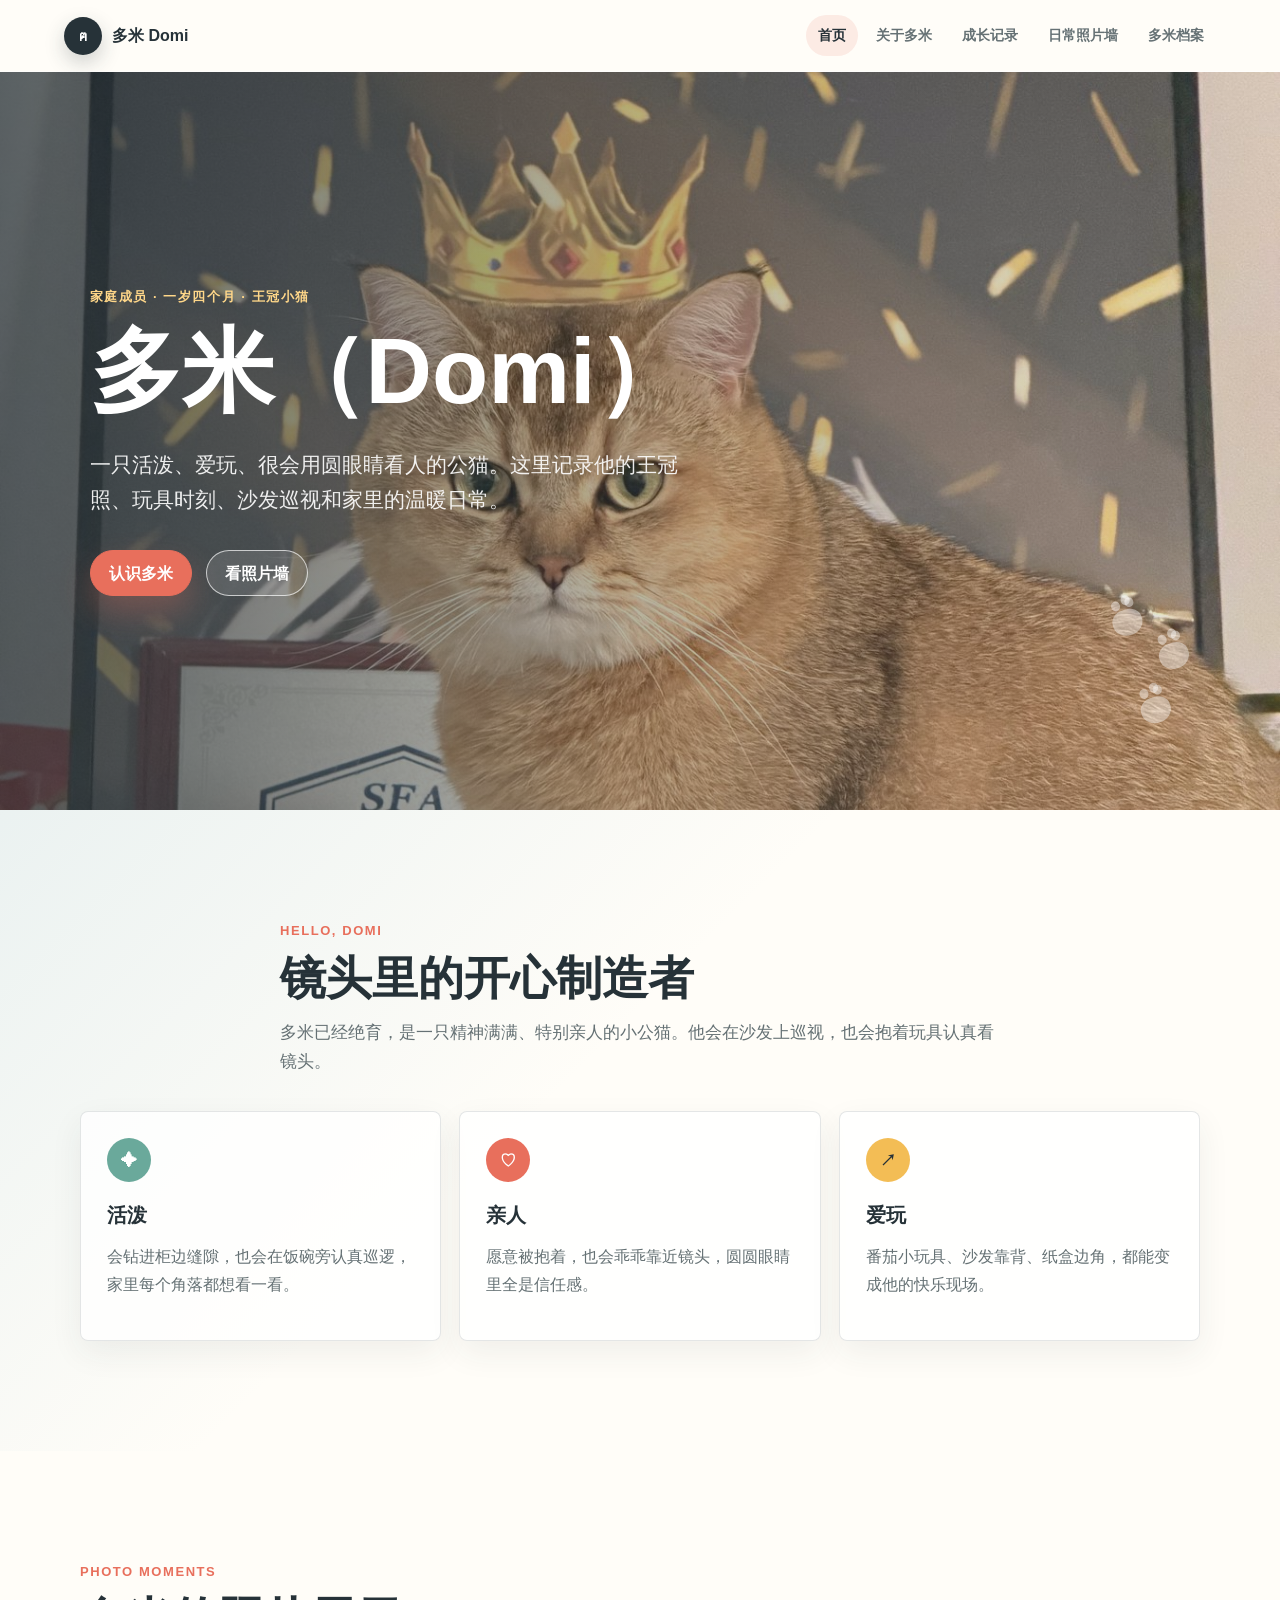
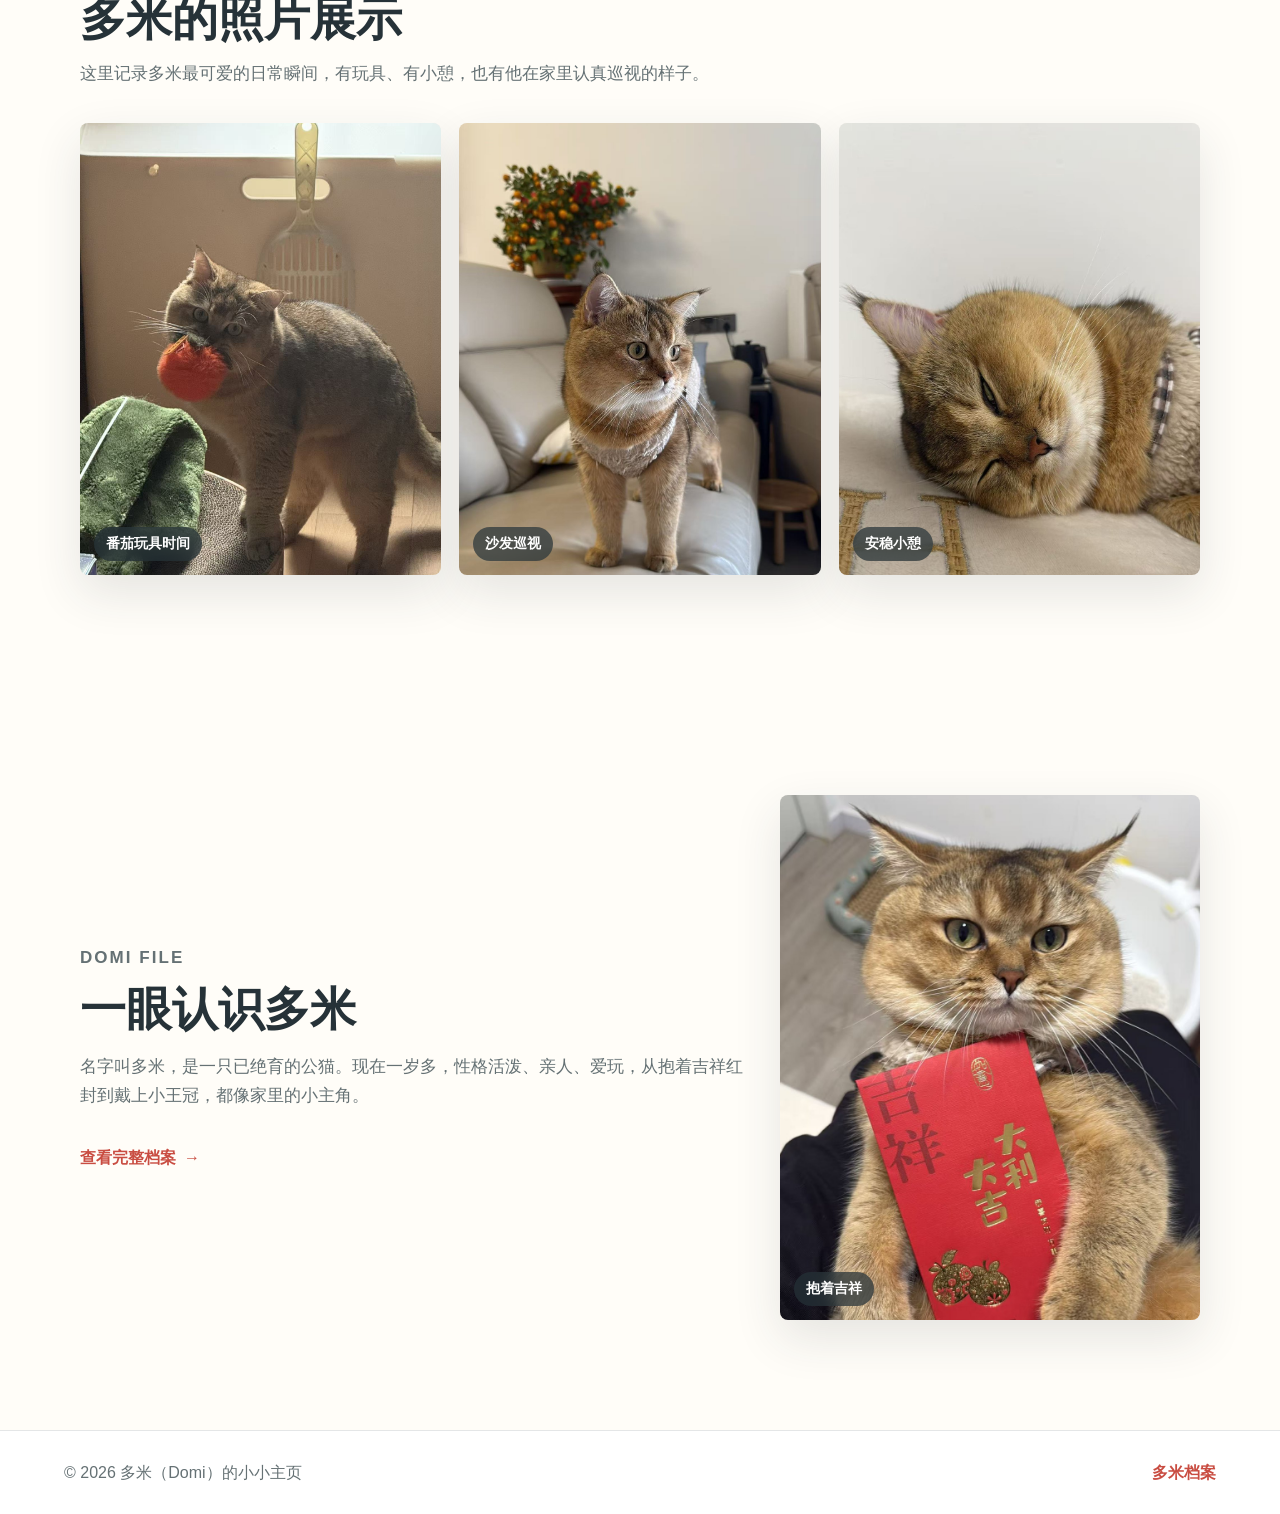
<file: index.html>
<!DOCTYPE html>
<html lang="zh-CN">
<head>
  <meta charset="UTF-8">
  <meta name="viewport" content="width=device-width, initial-scale=1.0">
  <title>多米（Domi）| 首页</title>
  <meta name="description" content="多米是一只活泼、亲人、爱玩的一岁多公猫，也是家里的重要家庭成员。">
  <meta name="theme-color" content="#f07f5a">
  <meta name="apple-mobile-web-app-capable" content="yes">
  <meta name="apple-mobile-web-app-title" content="多米">
  <meta name="apple-mobile-web-app-status-bar-style" content="default">
  <link rel="manifest" href="manifest.webmanifest">
  <link rel="apple-touch-icon" href="assets/icons/apple-touch-icon.png">
  <link rel="stylesheet" href="css/styles.css">
</head>
<body>
  <header class="site-header">
    <a class="brand" href="index.html" aria-label="多米首页">
      <span class="brand-mark" aria-hidden="true">ฅ</span>
      <span>多米 Domi</span>
    </a>
    <button class="nav-toggle" type="button" aria-label="打开导航" aria-expanded="false">
      <span></span>
      <span></span>
      <span></span>
    </button>
    <nav class="site-nav" aria-label="主导航">
      <a href="index.html" aria-current="page">首页</a>
      <a href="about.html">关于多米</a>
      <a href="timeline.html">成长记录</a>
      <a href="gallery.html">日常照片墙</a>
      <a href="profile.html">多米档案</a>
    </nav>
  </header>

  <main>
    <section class="hero">
      <img class="hero-image" src="assets/photos/domi-crown.jpg" alt="多米戴着小王冠的照片">
      <div class="hero-shade"></div>
      <div class="hero-content reveal">
        <p class="eyebrow">家庭成员 · 一岁四个月 · 王冠小猫</p>
        <h1>多米（Domi）</h1>
        <p class="hero-copy">一只活泼、爱玩、很会用圆眼睛看人的公猫。这里记录他的王冠照、玩具时刻、沙发巡视和家里的温暖日常。</p>
        <div class="hero-actions">
          <a class="button primary" href="about.html">认识多米</a>
          <a class="button ghost" href="gallery.html">看照片墙</a>
        </div>
      </div>
      <div class="paw-trail" aria-hidden="true">
        <span></span><span></span><span></span>
      </div>
    </section>

    <section class="section intro-band">
      <div class="section-heading reveal">
        <p class="eyebrow">Hello, Domi</p>
        <h2>镜头里的开心制造者</h2>
        <p>多米已经绝育，是一只精神满满、特别亲人的小公猫。他会在沙发上巡视，也会抱着玩具认真看镜头。</p>
      </div>
      <div class="trait-grid">
        <article class="trait-card reveal">
          <span class="trait-icon" aria-hidden="true">✦</span>
          <h3>活泼</h3>
          <p>会钻进柜边缝隙，也会在饭碗旁认真巡逻，家里每个角落都想看一看。</p>
        </article>
        <article class="trait-card reveal">
          <span class="trait-icon" aria-hidden="true">♡</span>
          <h3>亲人</h3>
          <p>愿意被抱着，也会乖乖靠近镜头，圆圆眼睛里全是信任感。</p>
        </article>
        <article class="trait-card reveal">
          <span class="trait-icon" aria-hidden="true">↗</span>
          <h3>爱玩</h3>
          <p>番茄小玩具、沙发靠背、纸盒边角，都能变成他的快乐现场。</p>
        </article>
      </div>
    </section>

    <section class="section photo-preview">
      <div class="section-heading reveal">
        <p class="eyebrow">Photo Moments</p>
        <h2>多米的照片展示</h2>
        <p>这里记录多米最可爱的日常瞬间，有玩具、有小憩，也有他在家里认真巡视的样子。</p>
      </div>
      <div class="photo-strip">
        <figure class="photo-card reveal">
          <img class="focus-center" src="assets/photos/domi-toy.jpg" alt="多米叼着番茄玩具" loading="lazy">
          <figcaption>番茄玩具时间</figcaption>
        </figure>
        <figure class="photo-card reveal">
          <img class="focus-upper" src="assets/photos/domi-sofa.jpg" alt="多米站在沙发上巡视家里" loading="lazy">
          <figcaption>沙发巡视</figcaption>
        </figure>
        <figure class="photo-card reveal">
          <img class="focus-upper" src="assets/photos/domi-nap.jpg" alt="多米侧躺睡觉" loading="lazy">
          <figcaption>安稳小憩</figcaption>
        </figure>
      </div>
    </section>

    <section class="section split-section">
      <div class="copy-panel reveal">
        <p class="eyebrow">Domi File</p>
        <h2>一眼认识多米</h2>
        <p>名字叫多米，是一只已绝育的公猫。现在一岁多，性格活泼、亲人、爱玩，从抱着吉祥红封到戴上小王冠，都像家里的小主角。</p>
        <a class="text-link" href="profile.html">查看完整档案</a>
      </div>
      <figure class="feature-photo home-feature-photo reveal">
        <img class="focus-upper" src="assets/photos/domi-goodluck.jpg" alt="多米抱着写有吉祥的红色封套" loading="lazy">
        <figcaption>抱着吉祥</figcaption>
      </figure>
    </section>
  </main>

  <footer class="site-footer">
    <p>© 2026 多米（Domi）的小小主页</p>
    <a href="profile.html">多米档案</a>
  </footer>

  <script src="js/main.js"></script>
</body>
</html>
</file>
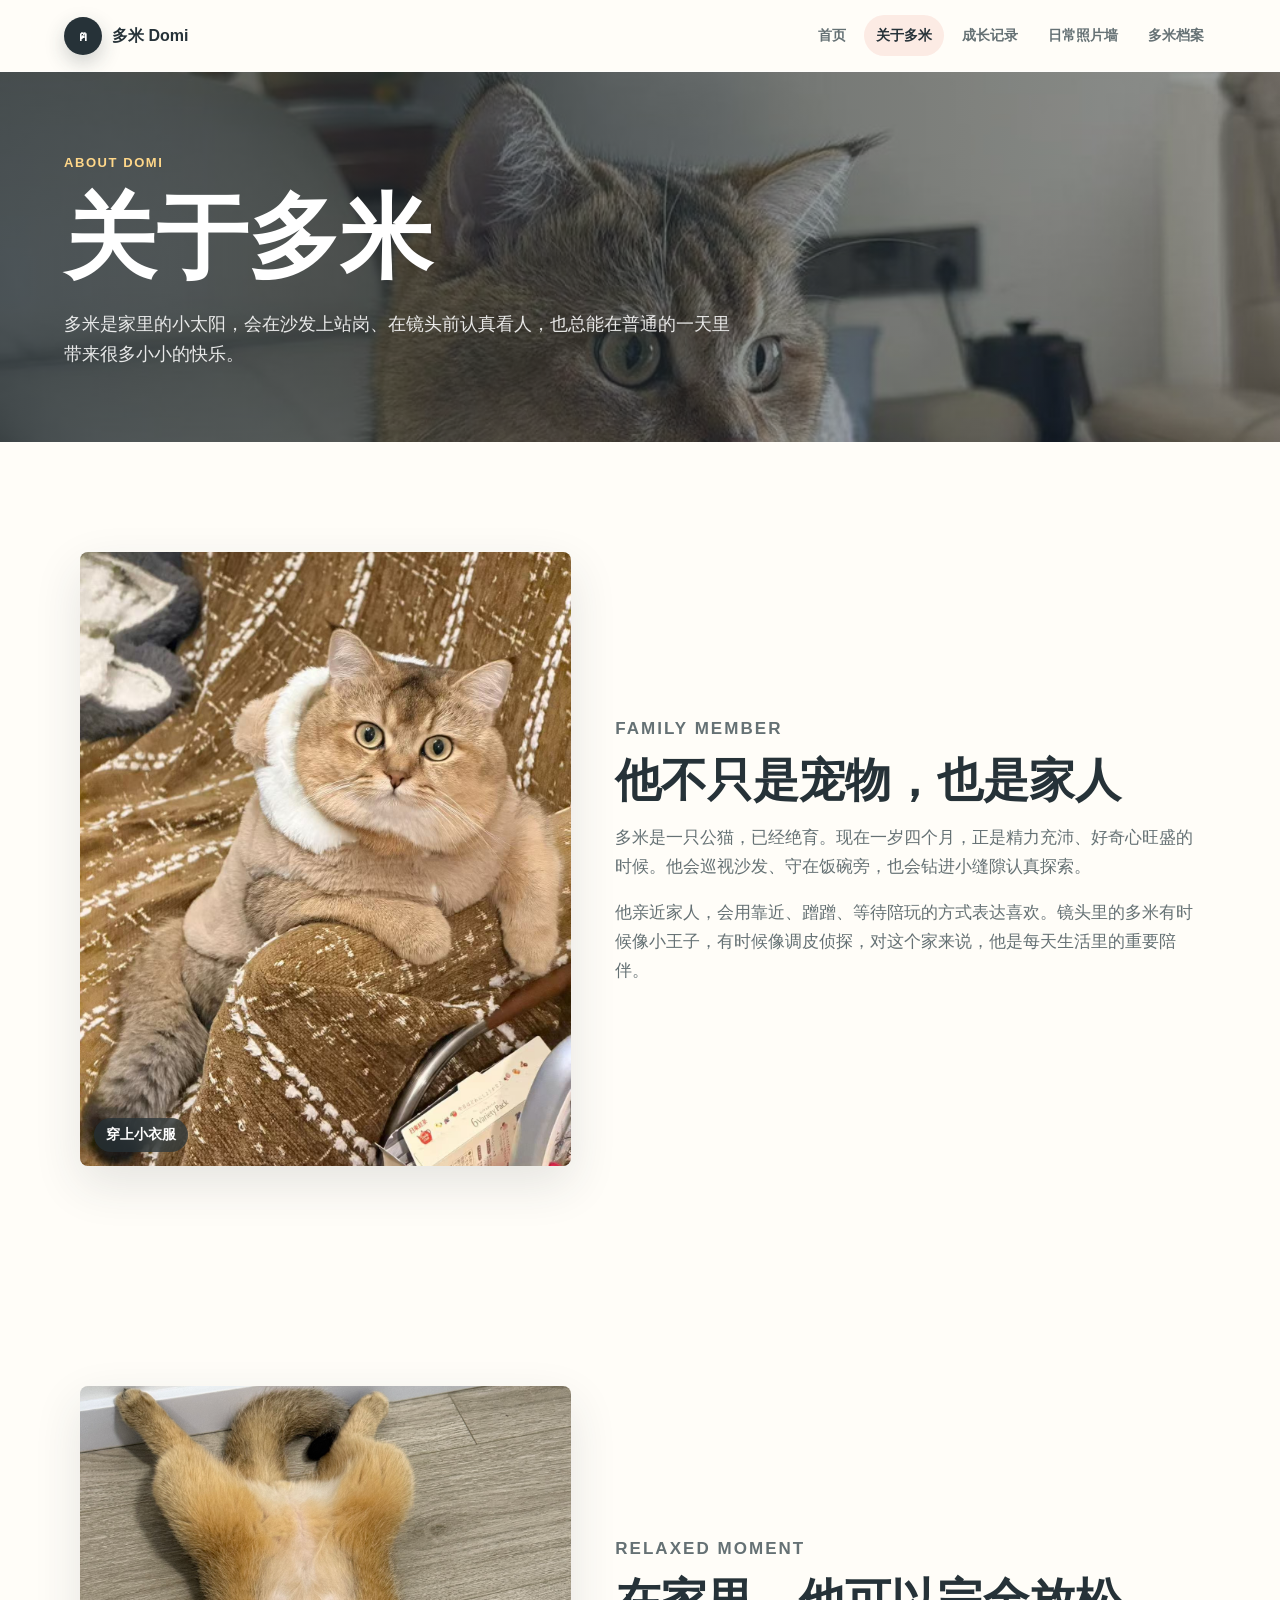
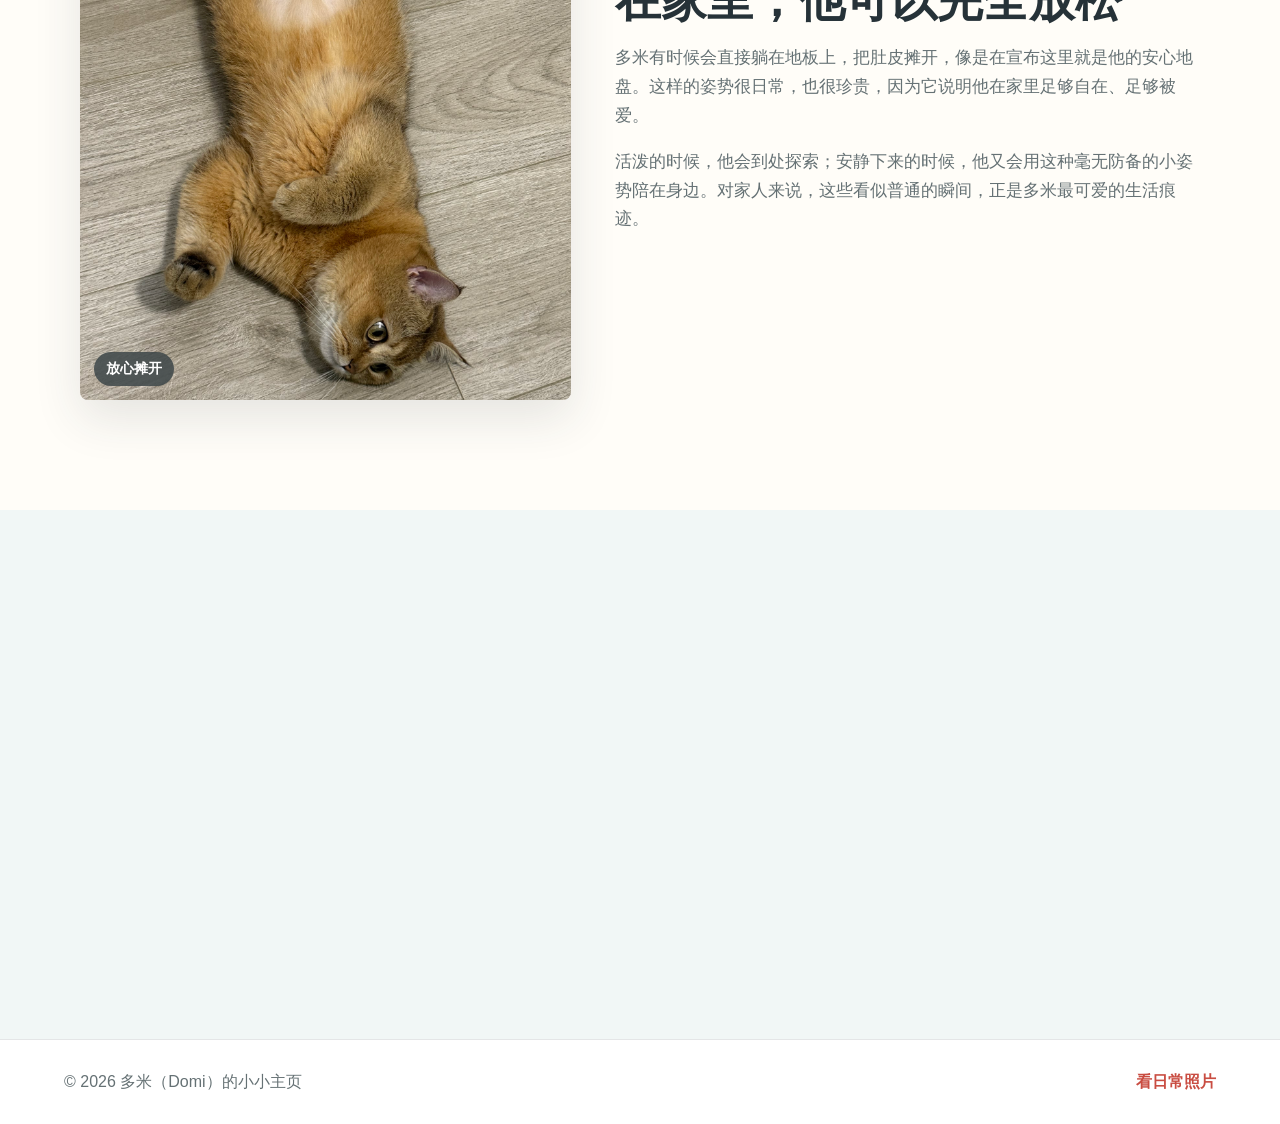
<file: about.html>
<!DOCTYPE html>
<html lang="zh-CN">
<head>
  <meta charset="UTF-8">
  <meta name="viewport" content="width=device-width, initial-scale=1.0">
  <title>关于多米 | 多米（Domi）</title>
  <meta name="description" content="认识多米：一只活泼、亲人、喜欢玩耍的家庭小猫。">
  <meta name="theme-color" content="#f07f5a">
  <meta name="apple-mobile-web-app-capable" content="yes">
  <meta name="apple-mobile-web-app-title" content="多米">
  <meta name="apple-mobile-web-app-status-bar-style" content="default">
  <link rel="manifest" href="manifest.webmanifest">
  <link rel="apple-touch-icon" href="assets/icons/apple-touch-icon.png">
  <link rel="stylesheet" href="css/styles.css">
</head>
<body>
  <header class="site-header">
    <a class="brand" href="index.html" aria-label="多米首页">
      <span class="brand-mark" aria-hidden="true">ฅ</span>
      <span>多米 Domi</span>
    </a>
    <button class="nav-toggle" type="button" aria-label="打开导航" aria-expanded="false">
      <span></span><span></span><span></span>
    </button>
    <nav class="site-nav" aria-label="主导航">
      <a href="index.html">首页</a>
      <a href="about.html" aria-current="page">关于多米</a>
      <a href="timeline.html">成长记录</a>
      <a href="gallery.html">日常照片墙</a>
      <a href="profile.html">多米档案</a>
    </nav>
  </header>

  <main>
    <section class="page-hero about-hero">
      <div class="page-hero-copy reveal">
        <p class="eyebrow">About Domi</p>
        <h1>关于多米</h1>
        <p>多米是家里的小太阳，会在沙发上站岗、在镜头前认真看人，也总能在普通的一天里带来很多小小的快乐。</p>
      </div>
    </section>

    <section class="section about-layout">
      <figure class="feature-photo reveal">
        <img class="focus-upper" src="assets/photos/domi-outfit.jpg" alt="多米穿着小衣服坐在椅子上" loading="lazy">
        <figcaption>穿上小衣服</figcaption>
      </figure>
      <div class="about-copy reveal">
        <p class="eyebrow">Family Member</p>
        <h2>他不只是宠物，也是家人</h2>
        <p>多米是一只公猫，已经绝育。现在一岁四个月，正是精力充沛、好奇心旺盛的时候。他会巡视沙发、守在饭碗旁，也会钻进小缝隙认真探索。</p>
        <p>他亲近家人，会用靠近、蹭蹭、等待陪玩的方式表达喜欢。镜头里的多米有时候像小王子，有时候像调皮侦探，对这个家来说，他是每天生活里的重要陪伴。</p>
      </div>
    </section>

    <section class="section about-layout">
      <figure class="feature-photo reveal">
        <img class="focus-center" src="assets/photos/domi-stretch.jpg" alt="多米躺在地板上露出肚皮" loading="lazy">
        <figcaption>放心摊开</figcaption>
      </figure>
      <div class="about-copy reveal">
        <p class="eyebrow">Relaxed Moment</p>
        <h2>在家里，他可以完全放松</h2>
        <p>多米有时候会直接躺在地板上，把肚皮摊开，像是在宣布这里就是他的安心地盘。这样的姿势很日常，也很珍贵，因为它说明他在家里足够自在、足够被爱。</p>
        <p>活泼的时候，他会到处探索；安静下来的时候，他又会用这种毫无防备的小姿势陪在身边。对家人来说，这些看似普通的瞬间，正是多米最可爱的生活痕迹。</p>
      </div>
    </section>

    <section class="section detail-band">
      <div class="section-heading reveal">
        <p class="eyebrow">Personality</p>
        <h2>多米的性格关键词</h2>
      </div>
      <div class="masonry-notes">
        <article class="note reveal">
          <h3>活泼</h3>
          <p>会叼起番茄玩具，也会突然钻进角落，探索欲一直在线。</p>
        </article>
        <article class="note reveal">
          <h3>亲人</h3>
          <p>可以被抱着拍“吉祥”照，也会用圆眼睛认真回应家人的关注。</p>
        </article>
        <article class="note reveal">
          <h3>爱玩</h3>
          <p>玩具、沙发、猫抓板和家里的每个小角落，都能成为他的快乐来源。</p>
        </article>
        <article class="note reveal">
          <h3>被爱着</h3>
          <p>多米是家里的成员，他的每一次成长和日常都值得被认真记录。</p>
        </article>
      </div>
    </section>
  </main>

  <footer class="site-footer">
    <p>© 2026 多米（Domi）的小小主页</p>
    <a href="gallery.html">看日常照片</a>
  </footer>

  <script src="js/main.js"></script>
</body>
</html>
</file>
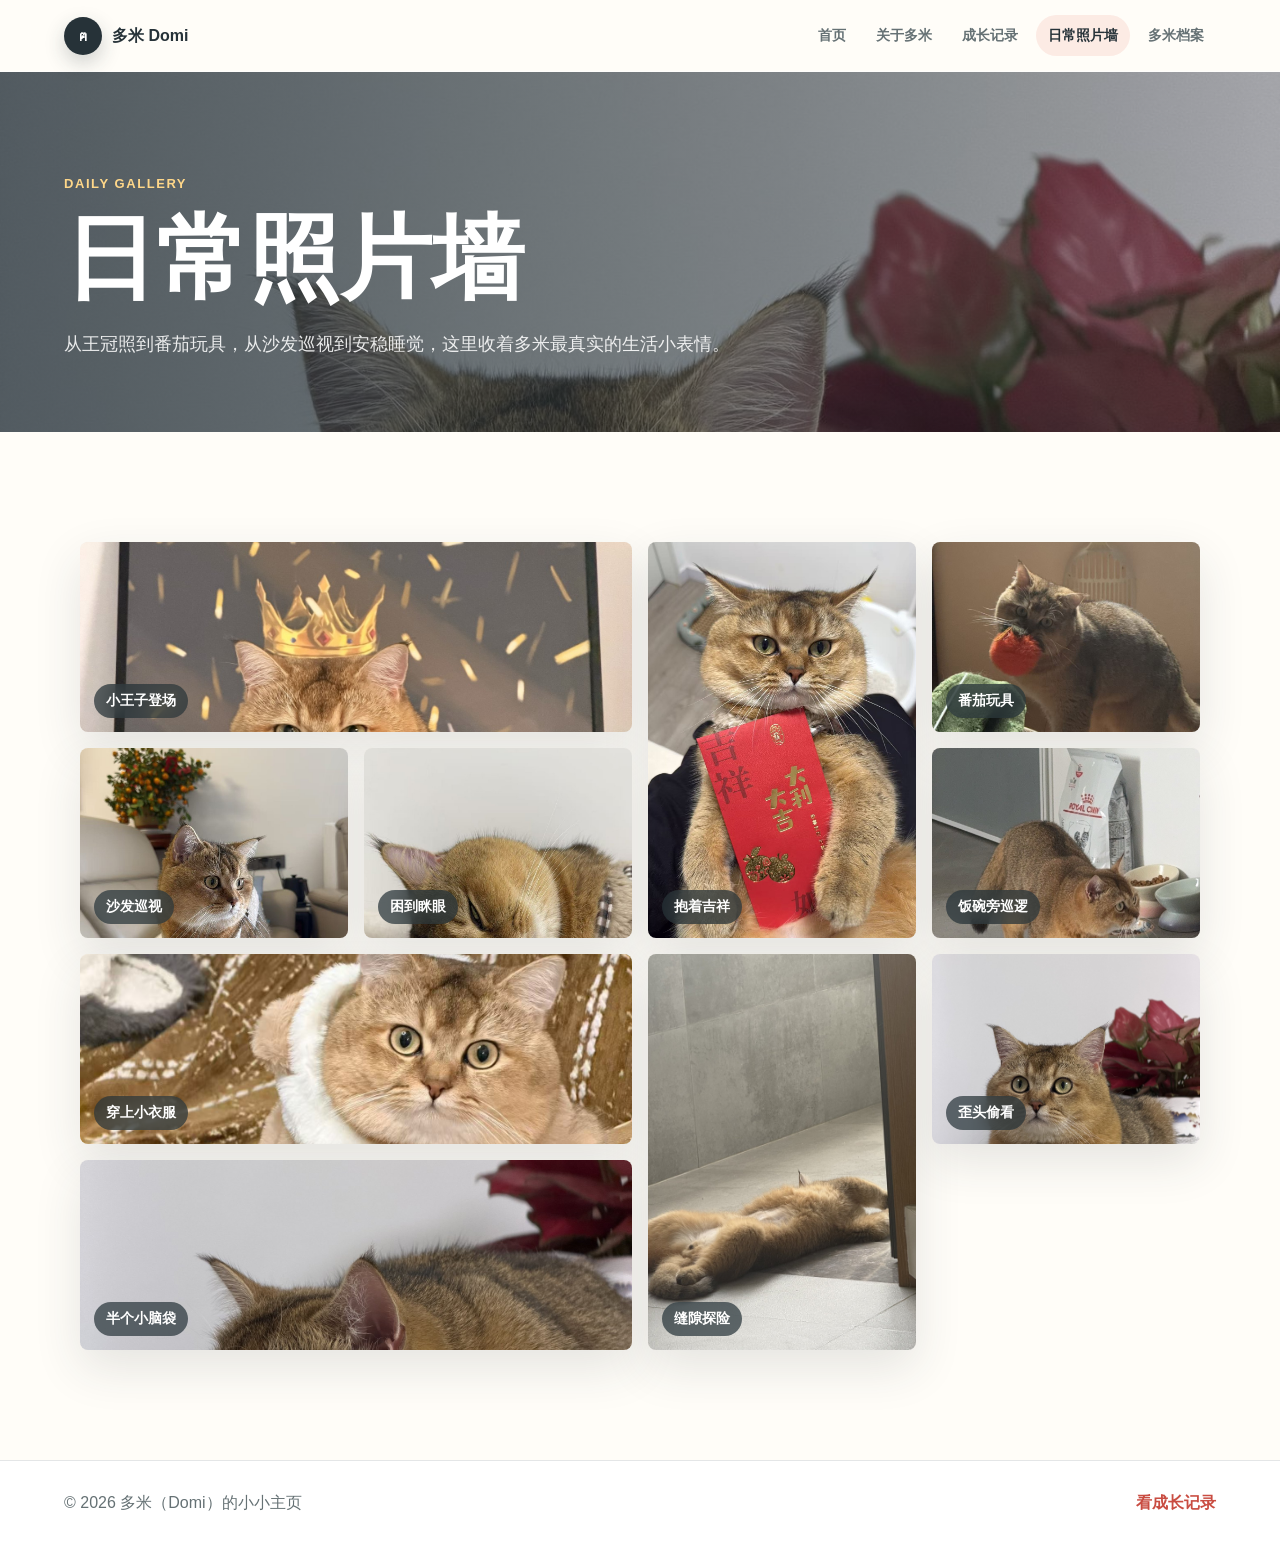
<file: gallery.html>
<!DOCTYPE html>
<html lang="zh-CN">
<head>
  <meta charset="UTF-8">
  <meta name="viewport" content="width=device-width, initial-scale=1.0">
  <title>日常照片墙 | 多米（Domi）</title>
  <meta name="description" content="多米的日常照片墙，展示玩耍、巡视、休息和陪伴瞬间。">
  <meta name="theme-color" content="#f07f5a">
  <meta name="apple-mobile-web-app-capable" content="yes">
  <meta name="apple-mobile-web-app-title" content="多米">
  <meta name="apple-mobile-web-app-status-bar-style" content="default">
  <link rel="manifest" href="manifest.webmanifest">
  <link rel="apple-touch-icon" href="assets/icons/apple-touch-icon.png">
  <link rel="stylesheet" href="css/styles.css">
</head>
<body>
  <header class="site-header">
    <a class="brand" href="index.html" aria-label="多米首页">
      <span class="brand-mark" aria-hidden="true">ฅ</span>
      <span>多米 Domi</span>
    </a>
    <button class="nav-toggle" type="button" aria-label="打开导航" aria-expanded="false">
      <span></span><span></span><span></span>
    </button>
    <nav class="site-nav" aria-label="主导航">
      <a href="index.html">首页</a>
      <a href="about.html">关于多米</a>
      <a href="timeline.html">成长记录</a>
      <a href="gallery.html" aria-current="page">日常照片墙</a>
      <a href="profile.html">多米档案</a>
    </nav>
  </header>

  <main>
    <section class="page-hero gallery-hero">
      <div class="page-hero-copy reveal">
        <p class="eyebrow">Daily Gallery</p>
        <h1>日常照片墙</h1>
        <p>从王冠照到番茄玩具，从沙发巡视到安稳睡觉，这里收着多米最真实的生活小表情。</p>
      </div>
    </section>

    <section class="section gallery-section">
      <div class="gallery-grid">
        <figure class="gallery-item wide reveal">
          <img class="focus-upper" src="assets/photos/domi-crown.jpg" alt="多米戴着小王冠坐在柜前" loading="lazy">
          <figcaption>小王子登场</figcaption>
        </figure>
        <figure class="gallery-item tall reveal">
          <img class="focus-upper" src="assets/photos/domi-goodluck.jpg" alt="多米抱着红色吉祥封套" loading="lazy">
          <figcaption>抱着吉祥</figcaption>
        </figure>
        <figure class="gallery-item reveal">
          <img class="focus-center" src="assets/photos/domi-toy.jpg" alt="多米叼着番茄玩具" loading="lazy">
          <figcaption>番茄玩具</figcaption>
        </figure>
        <figure class="gallery-item reveal">
          <img class="focus-upper" src="assets/photos/domi-sofa.jpg" alt="多米站在白色沙发上" loading="lazy">
          <figcaption>沙发巡视</figcaption>
        </figure>
        <figure class="gallery-item wide reveal">
          <img class="focus-upper" src="assets/photos/domi-outfit.jpg" alt="多米穿着小衣服坐在椅子上" loading="lazy">
          <figcaption>穿上小衣服</figcaption>
        </figure>
        <figure class="gallery-item reveal">
          <img class="focus-upper" src="assets/photos/domi-nap.jpg" alt="多米侧躺睡觉" loading="lazy">
          <figcaption>困到眯眼</figcaption>
        </figure>
        <figure class="gallery-item reveal">
          <img class="focus-center" src="assets/photos/domi-mealtime.jpg" alt="多米在饭碗旁边走动" loading="lazy">
          <figcaption>饭碗旁巡逻</figcaption>
        </figure>
        <figure class="gallery-item tall reveal">
          <img class="focus-lower" src="assets/photos/domi-explorer.jpg" alt="多米钻进柜子下方缝隙探索" loading="lazy">
          <figcaption>缝隙探险</figcaption>
        </figure>
        <figure class="gallery-item reveal">
          <img class="focus-upper" src="assets/photos/domi-curious.jpg" alt="多米从沙发边露出脸看镜头" loading="lazy">
          <figcaption>歪头偷看</figcaption>
        </figure>
        <figure class="gallery-item wide reveal">
          <img class="focus-upper" src="assets/photos/domi-peek.jpg" alt="多米贴着沙发边露出半张脸" loading="lazy">
          <figcaption>半个小脑袋</figcaption>
        </figure>
      </div>
    </section>
  </main>

  <footer class="site-footer">
    <p>© 2026 多米（Domi）的小小主页</p>
    <a href="timeline.html">看成长记录</a>
  </footer>

  <script src="js/main.js"></script>
</body>
</html>
</file>
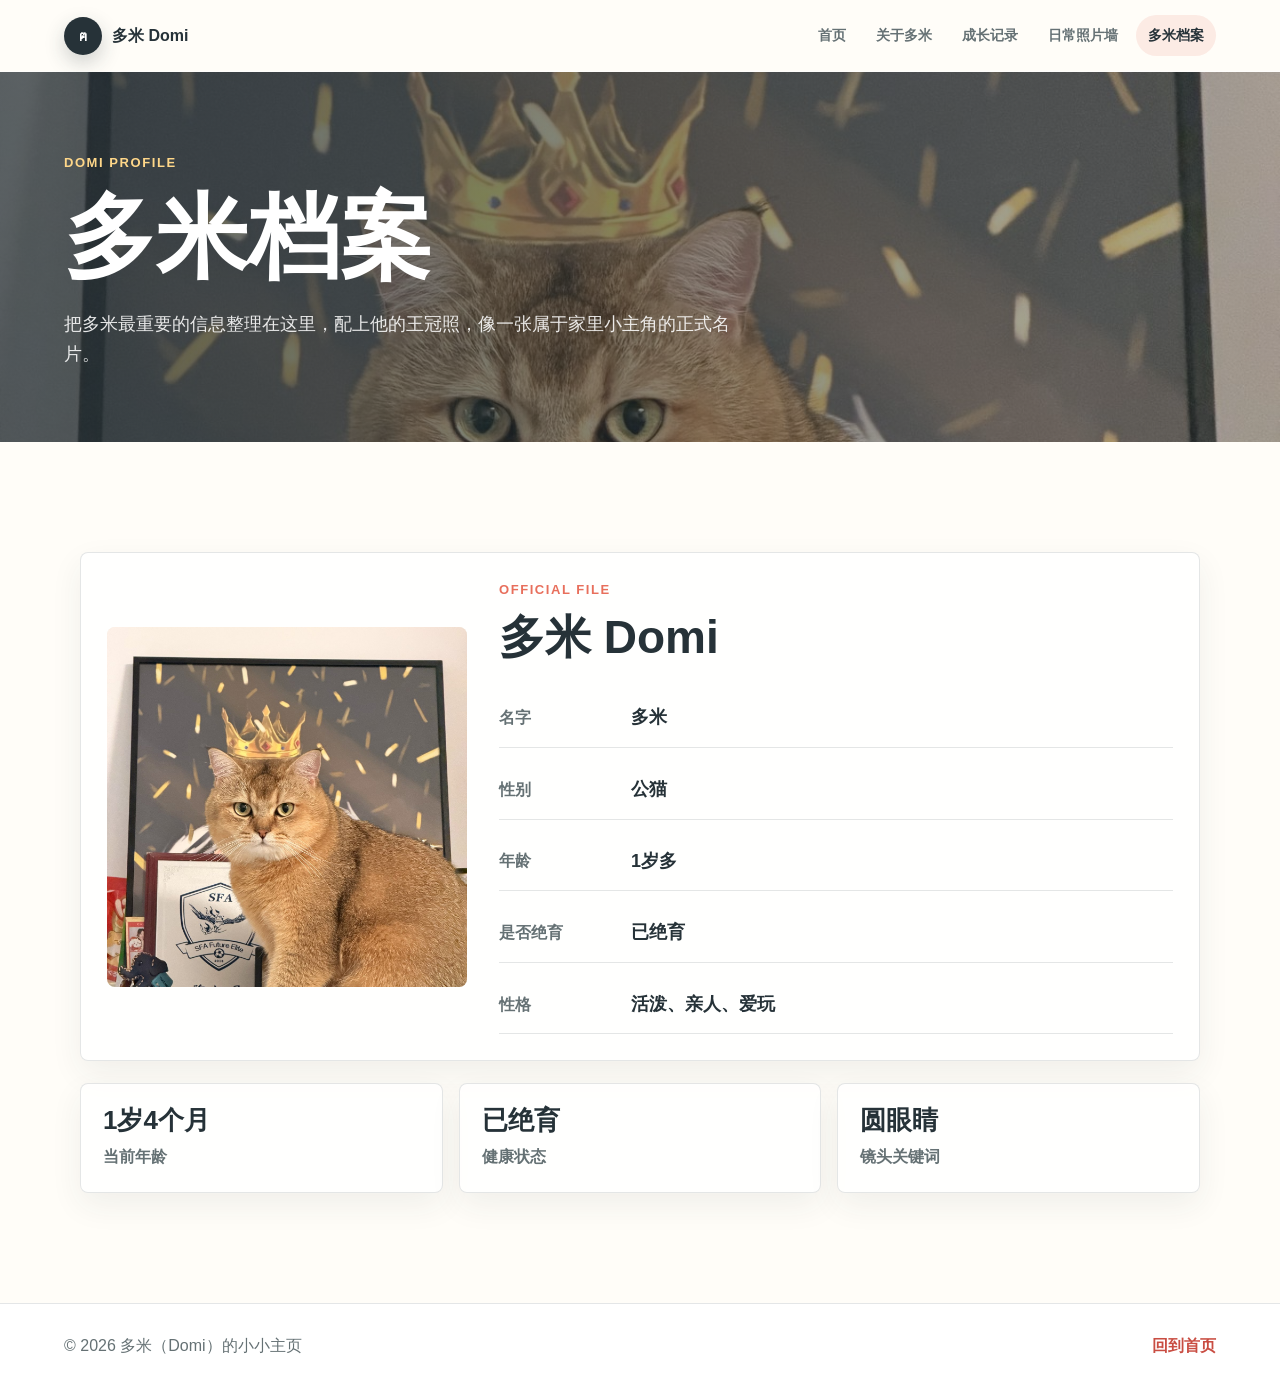
<file: profile.html>
<!DOCTYPE html>
<html lang="zh-CN">
<head>
  <meta charset="UTF-8">
  <meta name="viewport" content="width=device-width, initial-scale=1.0">
  <title>多米档案 | 多米（Domi）</title>
  <meta name="description" content="多米档案：名字、性别、年龄、绝育情况和性格。">
  <meta name="theme-color" content="#f07f5a">
  <meta name="apple-mobile-web-app-capable" content="yes">
  <meta name="apple-mobile-web-app-title" content="多米">
  <meta name="apple-mobile-web-app-status-bar-style" content="default">
  <link rel="manifest" href="manifest.webmanifest">
  <link rel="apple-touch-icon" href="assets/icons/apple-touch-icon.png">
  <link rel="stylesheet" href="css/styles.css">
</head>
<body>
  <header class="site-header">
    <a class="brand" href="index.html" aria-label="多米首页">
      <span class="brand-mark" aria-hidden="true">ฅ</span>
      <span>多米 Domi</span>
    </a>
    <button class="nav-toggle" type="button" aria-label="打开导航" aria-expanded="false">
      <span></span><span></span><span></span>
    </button>
    <nav class="site-nav" aria-label="主导航">
      <a href="index.html">首页</a>
      <a href="about.html">关于多米</a>
      <a href="timeline.html">成长记录</a>
      <a href="gallery.html">日常照片墙</a>
      <a href="profile.html" aria-current="page">多米档案</a>
    </nav>
  </header>

  <main>
    <section class="page-hero profile-hero">
      <div class="page-hero-copy reveal">
        <p class="eyebrow">Domi Profile</p>
        <h1>多米档案</h1>
        <p>把多米最重要的信息整理在这里，配上他的王冠照，像一张属于家里小主角的正式名片。</p>
      </div>
    </section>

    <section class="section profile-section">
      <div class="profile-card reveal">
        <div class="profile-portrait">
          <img class="focus-upper" src="assets/photos/domi-crown.jpg" alt="多米戴着小王冠的头像照片" loading="lazy">
        </div>
        <div class="profile-content">
          <p class="eyebrow">Official File</p>
          <h2>多米 Domi</h2>
          <dl class="profile-list">
            <div>
              <dt>名字</dt>
              <dd>多米</dd>
            </div>
            <div>
              <dt>性别</dt>
              <dd>公猫</dd>
            </div>
            <div>
              <dt>年龄</dt>
              <dd>1岁多</dd>
            </div>
            <div>
              <dt>是否绝育</dt>
              <dd>已绝育</dd>
            </div>
            <div>
              <dt>性格</dt>
              <dd>活泼、亲人、爱玩</dd>
            </div>
          </dl>
        </div>
      </div>

      <div class="mini-stats">
        <article class="stat reveal">
          <strong>1岁4个月</strong>
          <span>当前年龄</span>
        </article>
        <article class="stat reveal">
          <strong>已绝育</strong>
          <span>健康状态</span>
        </article>
        <article class="stat reveal">
          <strong>圆眼睛</strong>
          <span>镜头关键词</span>
        </article>
      </div>
    </section>
  </main>

  <footer class="site-footer">
    <p>© 2026 多米（Domi）的小小主页</p>
    <a href="index.html">回到首页</a>
  </footer>

  <script src="js/main.js"></script>
</body>
</html>
</file>
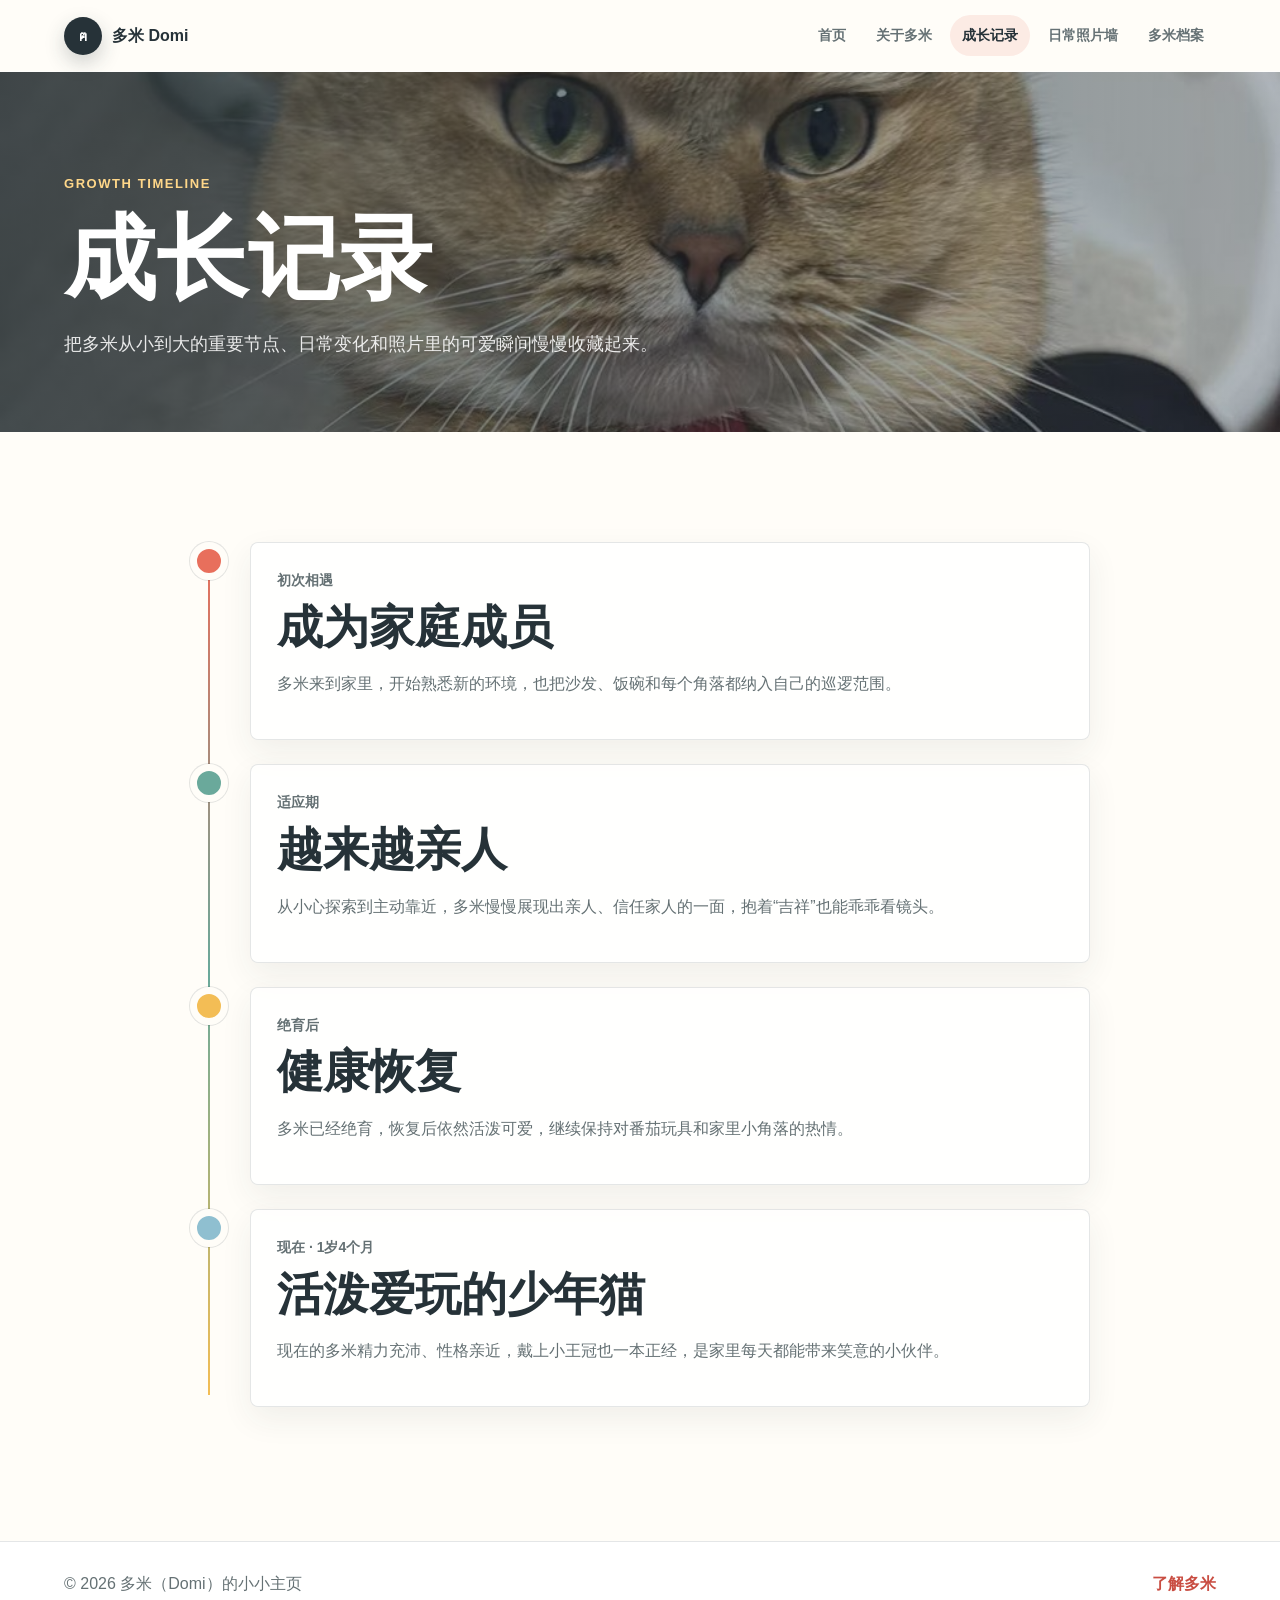
<file: timeline.html>
<!DOCTYPE html>
<html lang="zh-CN">
<head>
  <meta charset="UTF-8">
  <meta name="viewport" content="width=device-width, initial-scale=1.0">
  <title>成长记录 | 多米（Domi）</title>
  <meta name="description" content="多米的成长时间线，记录从到家、适应、绝育到现在的日常变化。">
  <meta name="theme-color" content="#f07f5a">
  <meta name="apple-mobile-web-app-capable" content="yes">
  <meta name="apple-mobile-web-app-title" content="多米">
  <meta name="apple-mobile-web-app-status-bar-style" content="default">
  <link rel="manifest" href="manifest.webmanifest">
  <link rel="apple-touch-icon" href="assets/icons/apple-touch-icon.png">
  <link rel="stylesheet" href="css/styles.css">
</head>
<body>
  <header class="site-header">
    <a class="brand" href="index.html" aria-label="多米首页">
      <span class="brand-mark" aria-hidden="true">ฅ</span>
      <span>多米 Domi</span>
    </a>
    <button class="nav-toggle" type="button" aria-label="打开导航" aria-expanded="false">
      <span></span><span></span><span></span>
    </button>
    <nav class="site-nav" aria-label="主导航">
      <a href="index.html">首页</a>
      <a href="about.html">关于多米</a>
      <a href="timeline.html" aria-current="page">成长记录</a>
      <a href="gallery.html">日常照片墙</a>
      <a href="profile.html">多米档案</a>
    </nav>
  </header>

  <main>
    <section class="page-hero timeline-hero">
      <div class="page-hero-copy reveal">
        <p class="eyebrow">Growth Timeline</p>
        <h1>成长记录</h1>
        <p>把多米从小到大的重要节点、日常变化和照片里的可爱瞬间慢慢收藏起来。</p>
      </div>
    </section>

    <section class="section timeline-section">
      <div class="timeline">
        <article class="timeline-item reveal">
          <div class="timeline-dot"></div>
          <div class="timeline-card">
            <p class="timeline-date">初次相遇</p>
            <h2>成为家庭成员</h2>
            <p>多米来到家里，开始熟悉新的环境，也把沙发、饭碗和每个角落都纳入自己的巡逻范围。</p>
          </div>
        </article>
        <article class="timeline-item reveal">
          <div class="timeline-dot"></div>
          <div class="timeline-card">
            <p class="timeline-date">适应期</p>
            <h2>越来越亲人</h2>
            <p>从小心探索到主动靠近，多米慢慢展现出亲人、信任家人的一面，抱着“吉祥”也能乖乖看镜头。</p>
          </div>
        </article>
        <article class="timeline-item reveal">
          <div class="timeline-dot"></div>
          <div class="timeline-card">
            <p class="timeline-date">绝育后</p>
            <h2>健康恢复</h2>
            <p>多米已经绝育，恢复后依然活泼可爱，继续保持对番茄玩具和家里小角落的热情。</p>
          </div>
        </article>
        <article class="timeline-item reveal">
          <div class="timeline-dot"></div>
          <div class="timeline-card">
            <p class="timeline-date">现在 · 1岁4个月</p>
            <h2>活泼爱玩的少年猫</h2>
            <p>现在的多米精力充沛、性格亲近，戴上小王冠也一本正经，是家里每天都能带来笑意的小伙伴。</p>
          </div>
        </article>
      </div>
    </section>
  </main>

  <footer class="site-footer">
    <p>© 2026 多米（Domi）的小小主页</p>
    <a href="about.html">了解多米</a>
  </footer>

  <script src="js/main.js"></script>
</body>
</html>
</file>
<file: css/styles.css>
:root {
  --ink: #263238;
  --muted: #657174;
  --paper: #fffdf8;
  --soft: #f7f2ea;
  --line: rgba(38, 50, 56, 0.12);
  --coral: #e86f5c;
  --coral-deep: #c94d42;
  --mint: #6aa99b;
  --sun: #f3bd55;
  --sky: #8fbfd0;
  --shadow: 0 18px 48px rgba(38, 50, 56, 0.12);
  --radius: 8px;
  --max: 1120px;
}

* {
  box-sizing: border-box;
}

html {
  scroll-behavior: smooth;
}

body {
  margin: 0;
  color: var(--ink);
  background: var(--paper);
  font-family: "Microsoft YaHei", "PingFang SC", "Noto Sans SC", Arial, sans-serif;
  line-height: 1.7;
}

img {
  display: block;
  max-width: 100%;
}

a {
  color: inherit;
  text-decoration: none;
}

.site-header {
  position: sticky;
  top: 0;
  z-index: 50;
  display: flex;
  align-items: center;
  justify-content: space-between;
  min-height: 72px;
  padding: 0 5vw;
  border-bottom: 1px solid rgba(255, 255, 255, 0.54);
  background: rgba(255, 253, 248, 0.84);
  backdrop-filter: blur(18px);
}

.brand {
  display: inline-flex;
  align-items: center;
  gap: 10px;
  font-weight: 800;
  letter-spacing: 0;
}

.brand-mark {
  display: grid;
  width: 38px;
  height: 38px;
  place-items: center;
  border-radius: 50%;
  color: #fff;
  background: var(--ink);
  box-shadow: 0 8px 20px rgba(38, 50, 56, 0.22);
}

.site-nav {
  display: flex;
  align-items: center;
  gap: 6px;
}

.site-nav a {
  padding: 9px 12px;
  border-radius: 999px;
  color: var(--muted);
  font-size: 14px;
  font-weight: 700;
  transition: color 180ms ease, background 180ms ease, transform 180ms ease;
}

.site-nav a:hover,
.site-nav a[aria-current="page"] {
  color: var(--ink);
  background: rgba(232, 111, 92, 0.13);
}

.site-nav a:hover {
  transform: translateY(-1px);
}

.nav-toggle {
  display: none;
  width: 42px;
  height: 42px;
  padding: 0;
  border: 1px solid var(--line);
  border-radius: 50%;
  background: #fff;
  cursor: pointer;
}

.nav-toggle span {
  display: block;
  width: 18px;
  height: 2px;
  margin: 4px auto;
  border-radius: 2px;
  background: var(--ink);
  transition: transform 180ms ease, opacity 180ms ease;
}

.nav-toggle.is-active span:nth-child(1) {
  transform: translateY(6px) rotate(45deg);
}

.nav-toggle.is-active span:nth-child(2) {
  opacity: 0;
}

.nav-toggle.is-active span:nth-child(3) {
  transform: translateY(-6px) rotate(-45deg);
}

.hero {
  position: relative;
  min-height: clamp(560px, 82svh, 760px);
  display: grid;
  align-items: center;
  overflow: hidden;
  isolation: isolate;
}

.hero-image {
  position: absolute;
  inset: 0;
  z-index: -2;
  width: 100%;
  height: 100%;
  object-fit: cover;
  object-position: center 35%;
}

.hero-shade {
  position: absolute;
  inset: 0;
  z-index: -1;
  background:
    linear-gradient(90deg, rgba(38, 50, 56, 0.76), rgba(38, 50, 56, 0.34) 48%, rgba(38, 50, 56, 0.08)),
    linear-gradient(0deg, rgba(255, 253, 248, 0.16), rgba(255, 253, 248, 0));
}

.hero-content {
  width: min(680px, 90vw);
  margin-left: 7vw;
  padding: 40px 0;
  color: #fff;
}

.eyebrow {
  margin: 0 0 10px;
  color: var(--coral);
  font-size: 13px;
  font-weight: 800;
  letter-spacing: 0.12em;
  text-transform: uppercase;
}

.hero .eyebrow {
  color: #ffd789;
}

h1,
h2,
h3,
p {
  overflow-wrap: anywhere;
}

h1,
h2,
h3 {
  margin: 0;
  line-height: 1.16;
  letter-spacing: 0;
}

h1 {
  font-size: clamp(46px, 8vw, 92px);
}

h2 {
  font-size: clamp(28px, 4vw, 46px);
}

h3 {
  font-size: 20px;
}

.hero-copy {
  max-width: 590px;
  margin: 22px 0 0;
  color: rgba(255, 255, 255, 0.9);
  font-size: clamp(17px, 2vw, 21px);
}

.hero-actions {
  display: flex;
  flex-wrap: wrap;
  gap: 14px;
  margin-top: 32px;
}

.button {
  display: inline-flex;
  min-height: 46px;
  align-items: center;
  justify-content: center;
  padding: 0 18px;
  border: 1px solid rgba(255, 255, 255, 0.68);
  border-radius: 999px;
  font-weight: 800;
  transition: transform 180ms ease, box-shadow 180ms ease, background 180ms ease;
}

.button:hover {
  transform: translateY(-2px);
}

.button.primary {
  border-color: var(--coral);
  color: #fff;
  background: var(--coral);
  box-shadow: 0 16px 32px rgba(232, 111, 92, 0.3);
}

.button.ghost {
  color: #fff;
  background: rgba(255, 255, 255, 0.12);
}

.paw-trail {
  position: absolute;
  right: 7vw;
  bottom: 10vh;
  display: grid;
  gap: 20px;
  transform: rotate(-18deg);
}

.paw-trail span {
  position: relative;
  width: 30px;
  height: 26px;
  border-radius: 48% 48% 55% 55%;
  background: rgba(255, 255, 255, 0.42);
  animation: pawPulse 2.8s ease-in-out infinite;
}

.paw-trail span::before,
.paw-trail span::after {
  content: "";
  position: absolute;
  top: -11px;
  width: 9px;
  height: 10px;
  border-radius: 50%;
  background: rgba(255, 255, 255, 0.42);
}

.paw-trail span::before {
  left: 4px;
  box-shadow: 11px -3px 0 rgba(255, 255, 255, 0.42);
}

.paw-trail span::after {
  right: 3px;
}

.paw-trail span:nth-child(2) {
  margin-left: 34px;
  animation-delay: 240ms;
}

.paw-trail span:nth-child(3) {
  animation-delay: 480ms;
}

.section {
  width: min(var(--max), 90vw);
  margin: 0 auto;
  padding: clamp(64px, 9vw, 110px) 0;
}

.section-heading {
  max-width: 720px;
  margin-bottom: 34px;
}

.section-heading p:not(.eyebrow) {
  margin: 14px 0 0;
  color: var(--muted);
  font-size: 17px;
}

.intro-band {
  width: 100%;
  max-width: none;
  padding-inline: 5vw;
  background:
    linear-gradient(135deg, rgba(143, 191, 208, 0.18), rgba(255, 253, 248, 0) 44%),
    var(--paper);
}

.intro-band .section-heading,
.intro-band .trait-grid {
  width: min(var(--max), 100%);
  margin-inline: auto;
}

.trait-grid {
  display: grid;
  grid-template-columns: repeat(3, 1fr);
  gap: 18px;
}

.trait-card,
.note,
.timeline-card,
.profile-card,
.stat {
  border: 1px solid var(--line);
  border-radius: var(--radius);
  background: rgba(255, 255, 255, 0.78);
  box-shadow: 0 12px 32px rgba(38, 50, 56, 0.07);
}

.trait-card {
  min-height: 220px;
  padding: 26px;
}

.trait-icon {
  display: grid;
  width: 44px;
  height: 44px;
  place-items: center;
  margin-bottom: 22px;
  border-radius: 50%;
  color: #fff;
  background: var(--mint);
  font-weight: 900;
}

.trait-card:nth-child(2) .trait-icon {
  background: var(--coral);
}

.trait-card:nth-child(3) .trait-icon {
  background: var(--sun);
  color: var(--ink);
}

.trait-card p,
.note p,
.timeline-card p,
.about-copy p,
.copy-panel p {
  color: var(--muted);
}

.photo-strip {
  display: grid;
  grid-template-columns: repeat(3, 1fr);
  gap: 18px;
}

.photo-card,
.gallery-item,
.feature-photo {
  position: relative;
  overflow: hidden;
  margin: 0;
  border-radius: var(--radius);
  background: var(--soft);
  box-shadow: var(--shadow);
}

.photo-card img,
.gallery-item img,
.feature-photo img {
  width: 100%;
  height: 100%;
  object-fit: cover;
  transition: transform 420ms ease;
}

.focus-upper {
  object-position: center 24%;
}

.focus-center {
  object-position: center center;
}

.focus-lower {
  object-position: center 72%;
}

.photo-card {
  aspect-ratio: 4 / 5;
}

.photo-card:hover img,
.gallery-item:hover img,
.feature-photo:hover img {
  transform: scale(1.04);
}

figcaption {
  position: absolute;
  left: 14px;
  right: 14px;
  bottom: 14px;
  display: inline-flex;
  width: fit-content;
  max-width: calc(100% - 28px);
  min-height: 34px;
  align-items: center;
  padding: 0 12px;
  border-radius: 999px;
  color: #fff;
  background: rgba(38, 50, 56, 0.7);
  font-size: 14px;
  font-weight: 800;
  backdrop-filter: blur(10px);
}

.split-section {
  display: grid;
  grid-template-columns: minmax(0, 1fr) 420px;
  gap: 36px;
  align-items: center;
}

.home-feature-photo {
  aspect-ratio: 3 / 4;
}

.copy-panel p {
  font-size: 17px;
}

.text-link {
  display: inline-flex;
  align-items: center;
  margin-top: 16px;
  color: var(--coral-deep);
  font-weight: 900;
}

.text-link::after {
  content: "→";
  margin-left: 8px;
  transition: transform 180ms ease;
}

.text-link:hover::after {
  transform: translateX(4px);
}

.page-hero {
  min-height: 360px;
  display: grid;
  align-items: end;
  padding: 80px 5vw 54px;
  color: #fff;
  background: var(--ink);
  background-size: cover;
  background-position: center;
  isolation: isolate;
  position: relative;
  overflow: hidden;
}

.page-hero::before {
  content: "";
  position: absolute;
  inset: 0;
  z-index: -1;
  background:
    linear-gradient(90deg, rgba(38, 50, 56, 0.76), rgba(38, 50, 56, 0.34)),
    var(--page-bg);
  background-size: cover;
  background-position: var(--page-position, center);
}

.about-hero {
  --page-bg: url("../assets/photos/domi-sofa.jpg");
  --page-position: center 36%;
}

.timeline-hero {
  --page-bg: url("../assets/photos/domi-goodluck.jpg");
  --page-position: center 28%;
}

.gallery-hero {
  --page-bg: url("../assets/photos/domi-curious.jpg");
  --page-position: center 24%;
}

.profile-hero {
  --page-bg: url("../assets/photos/domi-crown.jpg");
  --page-position: center 30%;
}

.page-hero-copy {
  width: min(760px, 100%);
}

.page-hero-copy .eyebrow {
  color: #ffd789;
}

.page-hero-copy p:not(.eyebrow) {
  max-width: 680px;
  color: rgba(255, 255, 255, 0.88);
  font-size: 18px;
}

.about-layout {
  display: grid;
  grid-template-columns: minmax(260px, 0.84fr) minmax(0, 1fr);
  gap: 44px;
  align-items: center;
}

.feature-photo {
  aspect-ratio: 4 / 5;
}

.about-copy p {
  font-size: 17px;
}

.detail-band {
  width: 100%;
  max-width: none;
  padding-inline: 5vw;
  background: #f1f7f6;
}

.detail-band .section-heading,
.masonry-notes {
  width: min(var(--max), 100%);
  margin-inline: auto;
}

.masonry-notes {
  display: grid;
  grid-template-columns: repeat(4, 1fr);
  gap: 16px;
}

.note {
  min-height: 190px;
  padding: 24px;
}

.note:nth-child(2) {
  transform: translateY(18px);
}

.note:nth-child(3) {
  transform: translateY(-10px);
}

.timeline-section {
  width: min(900px, 90vw);
}

.timeline {
  position: relative;
}

.timeline::before {
  content: "";
  position: absolute;
  top: 12px;
  bottom: 12px;
  left: 18px;
  width: 2px;
  background: linear-gradient(var(--coral), var(--mint), var(--sun));
}

.timeline-item {
  position: relative;
  display: grid;
  grid-template-columns: 38px 1fr;
  gap: 22px;
  margin-bottom: 24px;
}

.timeline-dot {
  position: relative;
  z-index: 1;
  width: 38px;
  height: 38px;
  border: 7px solid var(--paper);
  border-radius: 50%;
  background: var(--coral);
  box-shadow: 0 0 0 1px var(--line);
}

.timeline-item:nth-child(2) .timeline-dot {
  background: var(--mint);
}

.timeline-item:nth-child(3) .timeline-dot {
  background: var(--sun);
}

.timeline-item:nth-child(4) .timeline-dot {
  background: var(--sky);
}

.timeline-card {
  padding: 26px;
}

.timeline-date {
  margin: 0 0 8px;
  color: var(--coral-deep);
  font-size: 14px;
  font-weight: 900;
}

.gallery-grid {
  display: grid;
  grid-auto-flow: dense;
  grid-template-columns: repeat(4, minmax(0, 1fr));
  grid-auto-rows: 190px;
  gap: 16px;
}

.gallery-item {
  min-height: 190px;
}

.gallery-item.wide {
  grid-column: span 2;
}

.gallery-item.tall {
  grid-row: span 2;
}

.profile-section {
  display: grid;
  gap: 22px;
}

.profile-card {
  display: grid;
  grid-template-columns: 360px 1fr;
  gap: 32px;
  align-items: center;
  padding: 26px;
}

.profile-portrait {
  overflow: hidden;
  aspect-ratio: 1;
  border-radius: var(--radius);
  background: var(--soft);
}

.profile-portrait img {
  width: 100%;
  height: 100%;
  object-fit: cover;
}

.profile-list {
  display: grid;
  gap: 12px;
  margin: 24px 0 0;
}

.profile-list div {
  display: grid;
  grid-template-columns: 120px 1fr;
  gap: 12px;
  align-items: center;
  padding: 14px 0;
  border-bottom: 1px solid var(--line);
}

.profile-list dt {
  color: var(--muted);
  font-weight: 800;
}

.profile-list dd {
  margin: 0;
  font-size: 18px;
  font-weight: 900;
}

.mini-stats {
  display: grid;
  grid-template-columns: repeat(3, 1fr);
  gap: 16px;
}

.stat {
  padding: 22px;
}

.stat strong {
  display: block;
  font-size: 26px;
  line-height: 1.1;
}

.stat span {
  display: block;
  margin-top: 8px;
  color: var(--muted);
  font-weight: 800;
}

.site-footer {
  display: flex;
  flex-wrap: wrap;
  align-items: center;
  justify-content: space-between;
  gap: 16px;
  padding: 28px 5vw;
  border-top: 1px solid var(--line);
  color: var(--muted);
  background: #fff;
}

.site-footer p {
  margin: 0;
}

.site-footer a {
  color: var(--coral-deep);
  font-weight: 900;
}

.reveal {
  opacity: 0;
  transform: translateY(18px);
  transition: opacity 560ms ease, transform 560ms ease;
}

.reveal.is-visible {
  opacity: 1;
  transform: translateY(0);
}

@keyframes pawPulse {
  0%,
  100% {
    opacity: 0.35;
    transform: translateY(0);
  }
  50% {
    opacity: 0.85;
    transform: translateY(-6px);
  }
}

@media (prefers-reduced-motion: reduce) {
  *,
  *::before,
  *::after {
    animation-duration: 1ms !important;
    scroll-behavior: auto !important;
    transition-duration: 1ms !important;
  }
}

@media (max-width: 900px) {
  .nav-toggle {
    display: block;
  }

  .site-nav {
    position: absolute;
    top: calc(100% + 10px);
    right: 5vw;
    left: 5vw;
    display: grid;
    padding: 10px;
    border: 1px solid var(--line);
    border-radius: var(--radius);
    background: rgba(255, 253, 248, 0.98);
    box-shadow: var(--shadow);
    opacity: 0;
    pointer-events: none;
    transform: translateY(-8px);
    transition: opacity 180ms ease, transform 180ms ease;
  }

  .site-nav.is-open {
    opacity: 1;
    pointer-events: auto;
    transform: translateY(0);
  }

  .site-nav a {
    border-radius: var(--radius);
  }

  .hero {
    min-height: 78svh;
  }

  .hero-content {
    margin-inline: 5vw;
  }

  .trait-grid,
  .photo-strip,
  .masonry-notes,
  .mini-stats {
    grid-template-columns: 1fr 1fr;
  }

  .split-section,
  .about-layout,
  .profile-card {
    grid-template-columns: 1fr;
  }

  .profile-portrait {
    max-width: 380px;
  }

  .gallery-grid {
    grid-template-columns: repeat(2, minmax(0, 1fr));
  }
}

@media (max-width: 640px) {
  .site-header {
    min-height: 66px;
  }

  .brand {
    font-size: 15px;
  }

  .brand-mark {
    width: 34px;
    height: 34px;
  }

  .hero {
    min-height: 74svh;
  }

  .hero-shade {
    background: linear-gradient(0deg, rgba(38, 50, 56, 0.76), rgba(38, 50, 56, 0.38));
  }

  .hero-actions,
  .site-footer {
    align-items: stretch;
    flex-direction: column;
  }

  .button {
    width: 100%;
  }

  .paw-trail {
    right: 8vw;
    bottom: 5vh;
    opacity: 0.7;
  }

  .trait-grid,
  .photo-strip,
  .masonry-notes,
  .mini-stats,
  .gallery-grid {
    grid-template-columns: 1fr;
  }

  .note:nth-child(2),
  .note:nth-child(3) {
    transform: none;
  }

  .gallery-grid {
    grid-auto-rows: 240px;
  }

  .gallery-item.wide,
  .gallery-item.tall {
    grid-column: auto;
    grid-row: auto;
  }

  .profile-card {
    padding: 18px;
  }

  .profile-list div {
    grid-template-columns: 1fr;
    gap: 4px;
  }

}
</file>
